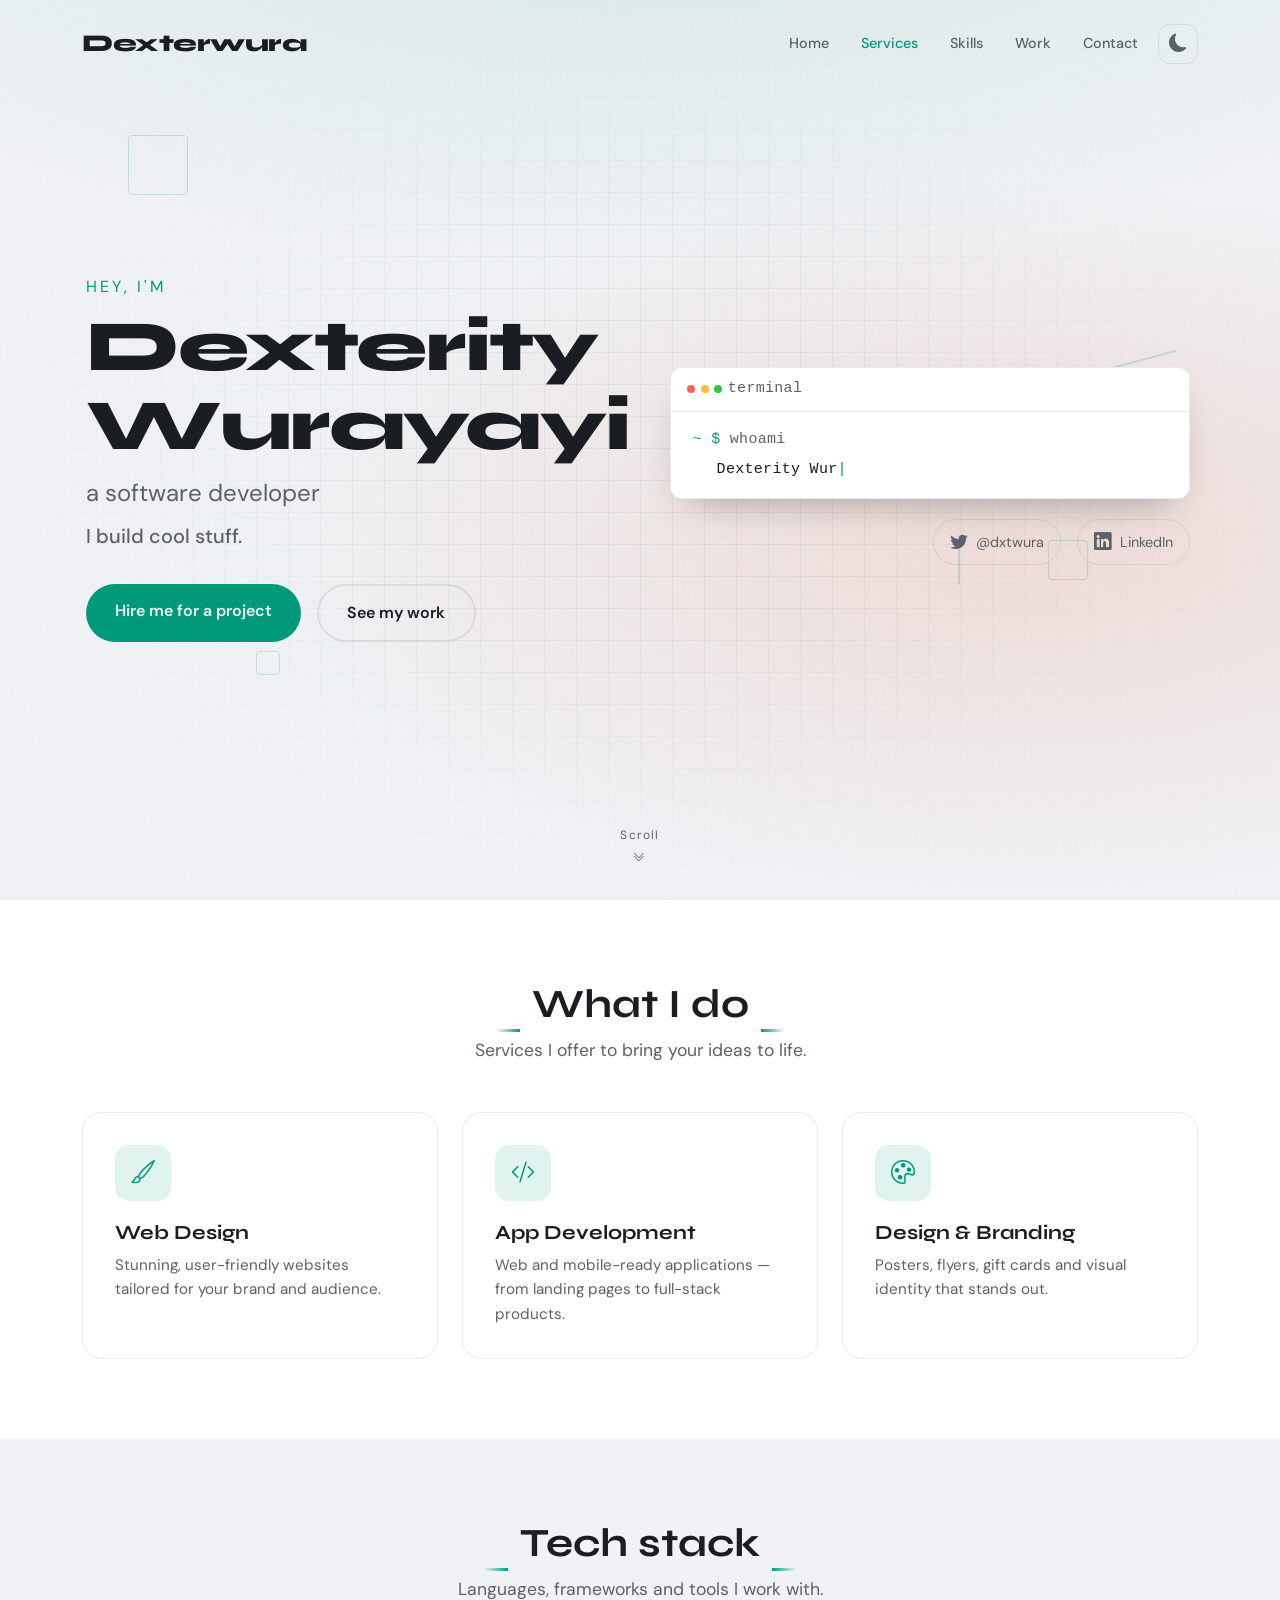
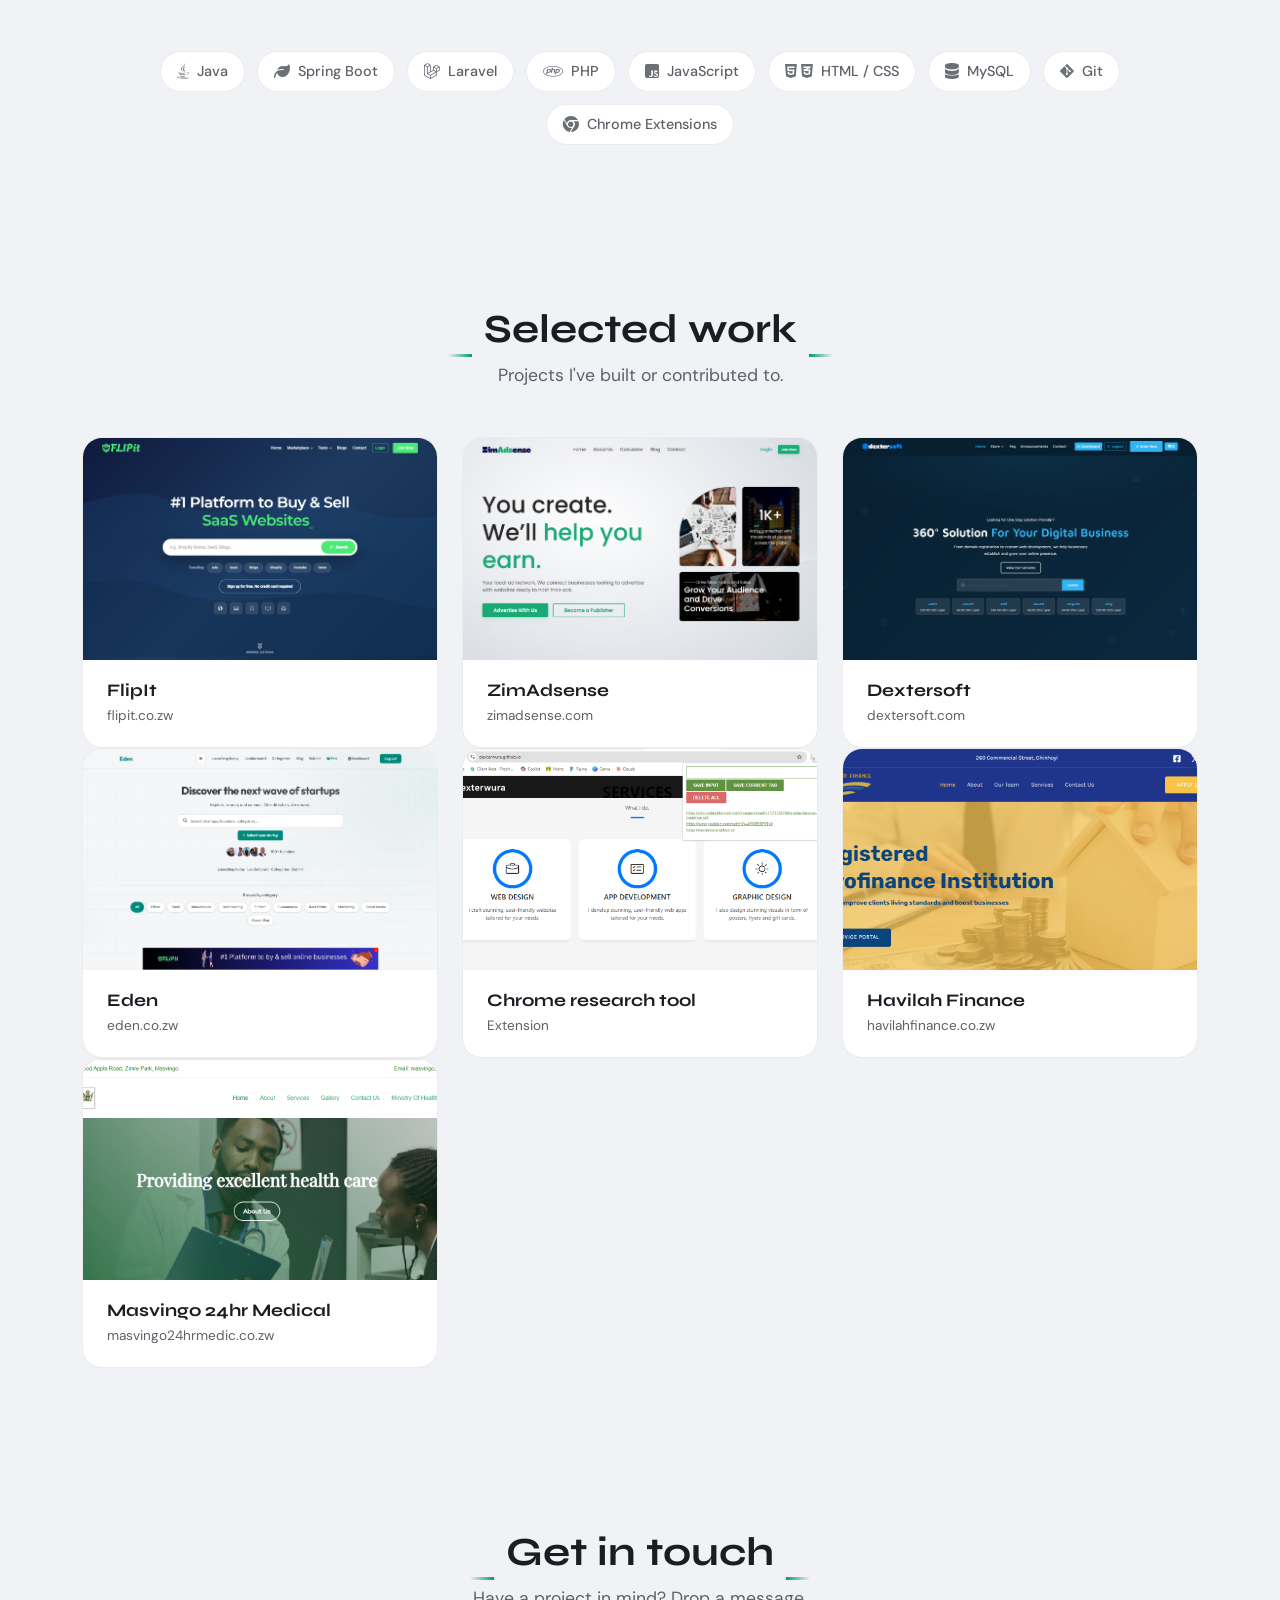
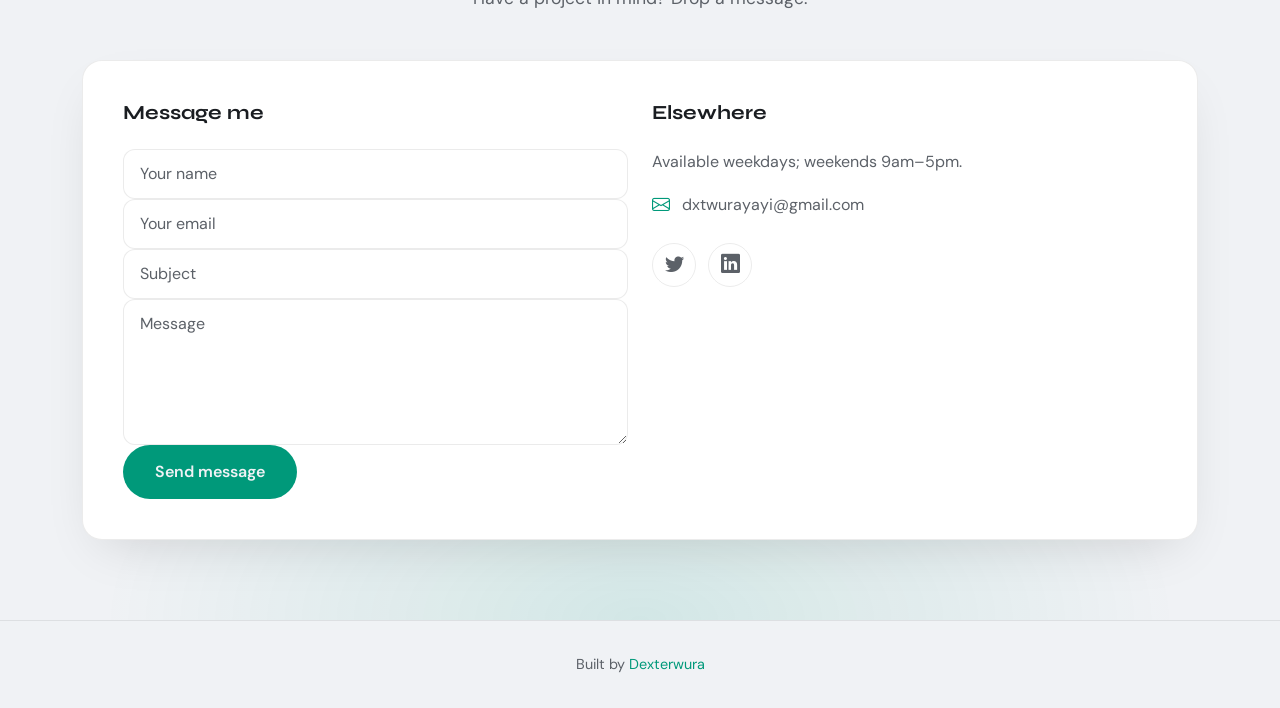
<file: index.html>
<!DOCTYPE html>
<html lang="en">

<head>
  <meta charset="utf-8">
  <meta name="viewport" content="width=device-width, initial-scale=1.0">
  <title>Dexterity Wurayayi | Full-Stack Developer</title>
  <meta name="description" content="Dexterity Wurayayi — Full-stack developer. Java, Spring Boot, Laravel. Building flipit.co.zw, zimadsense.com, dextersoft.com & more.">
  <meta name="keywords" content="Dexterity Wurayayi, Dexterwura, full-stack developer, Zimbabwe, Java, Spring Boot, Laravel">

  <link rel="icon" href="assets/img/dexter picture.jpg" type="image/jpeg">
  <link rel="apple-touch-icon" href="assets/img/dexter picture.jpg">

  <link rel="preconnect" href="https://fonts.googleapis.com">
  <link rel="preconnect" href="https://fonts.gstatic.com" crossorigin>
  <link href="https://fonts.googleapis.com/css2?family=Syne:wght@400;600;700;800&family=DM+Sans:ital,opsz,wght@0,9..40,400;0,9..40,500;0,9..40,600;0,9..40,700;1,9..40,400&display=swap" rel="stylesheet">

  <link href="assets/vendor/bootstrap/css/bootstrap.css" rel="stylesheet">
  <link href="assets/vendor/bootstrap-icons/bootstrap-icons.css" rel="stylesheet">
  <link href="assets/vendor/glightbox/css/glightbox.css" rel="stylesheet">
  <link rel="stylesheet" href="https://cdnjs.cloudflare.com/ajax/libs/font-awesome/6.5.1/css/all.min.css" crossorigin="anonymous" referrerpolicy="no-referrer">
  <link href="assets/css/style.css" rel="stylesheet">
  <script>
    (function() {
      var k = "dexterwura-theme";
      var stored = localStorage.getItem(k);
      var pref = typeof window !== "undefined" && window.matchMedia && window.matchMedia("(prefers-color-scheme: light)").matches ? "light" : "dark";
      document.documentElement.setAttribute("data-theme", stored || pref);
    })();
  </script>
</head>

<body>

  <header id="header" class="site-header">
    <div class="container d-flex align-items-center justify-content-between">
      <a href="index.html" class="logo">Dexterwura</a>
      <nav id="navbar" class="navbar">
        <ul>
          <li><a class="nav-link scrollto active" href="#hero">Home</a></li>
          <li><a class="nav-link scrollto" href="#services">Services</a></li>
          <li><a class="nav-link scrollto" href="#skills">Skills</a></li>
          <li><a class="nav-link scrollto" href="#work">Work</a></li>
          <li><a class="nav-link scrollto" href="#contact">Contact</a></li>
        </ul>
        <button type="button" class="theme-toggle" aria-label="Switch to light mode" title="Switch to light mode">
          <i class="bi bi-sun-fill theme-icon theme-icon-light" aria-hidden="true"></i>
          <i class="bi bi-moon-fill theme-icon theme-icon-dark" aria-hidden="true"></i>
        </button>
        <button type="button" class="mobile-nav-toggle" aria-label="Toggle menu"><i class="bi bi-list"></i></button>
      </nav>
    </div>
  </header>

  <section id="hero" class="hero">
    <div class="hero-bg"></div>
    <div class="hero-grid" aria-hidden="true"></div>
    <div class="hero-shapes" aria-hidden="true">
      <span class="hero-shape hero-shape-1"></span>
      <span class="hero-shape hero-shape-2"></span>
      <span class="hero-shape hero-shape-3"></span>
      <span class="hero-shape hero-shape-4"></span>
      <span class="hero-shape hero-shape-5"></span>
    </div>
    <div class="hero-content">
      <div class="container hero-content-inner">
        <div class="hero-left">
          <p class="hero-greeting reveal">Hey, I'm</p>
          <h1 class="hero-title reveal">Dexterity Wurayayi</h1>
          <p class="hero-subtitle reveal">a software developer</p>
          <p class="hero-tagline reveal">I build cool stuff.</p>
          <p class="hero-cta reveal">
            <a class="btn-hero" href="https://wa.me/263787689820">Hire me for a project</a>
            <a class="btn-hero btn-hero-outline" href="https://github.com/DexterWura" target="_blank" rel="noopener">See my work</a>
          </p>
        </div>
        <div class="hero-right">
          <div class="hero-terminal reveal">
            <div class="hero-terminal-window">
              <div class="hero-terminal-bar"><span class="hero-terminal-dot"></span><span class="hero-terminal-dot"></span><span class="hero-terminal-dot"></span> terminal</div>
              <div class="hero-terminal-body">
                <div class="hero-terminal-line"><span class="hero-terminal-prompt">~ $ </span><span id="terminal-cmd">whoami</span></div>
                <div class="hero-terminal-line hero-terminal-output"><span id="terminal-typed"></span><span class="hero-terminal-cursor">|</span></div>
              </div>
            </div>
          </div>
          <div class="hero-socials reveal">
            <a href="https://twitter.com/dxtwura" target="_blank" rel="noopener" aria-label="Twitter @dxtwura"><i class="bi bi-twitter"></i><span>@dxtwura</span></a>
            <a href="https://www.linkedin.com/in/dexterity-wurayayi-967a64230/" target="_blank" rel="noopener" aria-label="LinkedIn"><i class="bi bi-linkedin"></i><span>LinkedIn</span></a>
          </div>
        </div>
      </div>
    </div>
    <a href="#services" class="hero-scroll scrollto" aria-label="Scroll to content">
      <span>Scroll</span>
      <i class="bi bi-chevron-double-down"></i>
    </a>
  </section>

  <main id="main">
    <section id="services" class="section services">
      <div class="container">
        <div class="section-head reveal">
          <h2 class="section-title">What I do</h2>
          <p class="section-subtitle">Services I offer to bring your ideas to life.</p>
        </div>
        <div class="row g-4">
          <div class="col-md-4">
            <div class="service-card reveal">
              <div class="service-icon"><i class="bi bi-brush"></i></div>
              <h3>Web Design</h3>
              <p>Stunning, user-friendly websites tailored for your brand and audience.</p>
            </div>
          </div>
          <div class="col-md-4">
            <div class="service-card reveal">
              <div class="service-icon"><i class="bi bi-code-slash"></i></div>
              <h3>App Development</h3>
              <p>Web and mobile-ready applications — from landing pages to full-stack products.</p>
            </div>
          </div>
          <div class="col-md-4">
            <div class="service-card reveal">
              <div class="service-icon"><i class="bi bi-palette"></i></div>
              <h3>Design & Branding</h3>
              <p>Posters, flyers, gift cards and visual identity that stands out.</p>
            </div>
          </div>
        </div>
      </div>
    </section>

    <section id="skills" class="section skills">
      <div class="container">
        <div class="section-head reveal">
          <h2 class="section-title">Tech stack</h2>
          <p class="section-subtitle">Languages, frameworks and tools I work with.</p>
        </div>
        <div class="skills-grid reveal">
          <span class="skill-tag"><i class="fa-brands fa-java"></i> Java</span>
          <span class="skill-tag"><i class="fa-solid fa-leaf"></i> Spring Boot</span>
          <span class="skill-tag"><i class="fa-brands fa-laravel"></i> Laravel</span>
          <span class="skill-tag"><i class="fa-brands fa-php"></i> PHP</span>
          <span class="skill-tag"><i class="fa-brands fa-square-js"></i> JavaScript</span>
          <span class="skill-tag"><i class="fa-brands fa-html5"></i><i class="fa-brands fa-css3-alt"></i> HTML / CSS</span>
          <span class="skill-tag"><i class="fa-solid fa-database"></i> MySQL</span>
          <span class="skill-tag"><i class="fa-brands fa-git-alt"></i> Git</span>
          <span class="skill-tag"><i class="fa-brands fa-chrome"></i> Chrome Extensions</span>
        </div>
      </div>
    </section>

    <section id="work" class="section portfolio">
      <div class="container">
        <div class="section-head reveal">
          <h2 class="section-title">Selected work</h2>
          <p class="section-subtitle">Projects I've built or contributed to.</p>
        </div>
        <div class="row g-4">
          <div class="col-md-6 col-lg-4">
            <div class="work-card reveal">
              <a href="https://flipit.co.zw" target="_blank" rel="noopener" class="work-card-link">
                <div class="work-img">
                  <img src="assets/img/projects/flipit.co.zw/flipit home page.png" alt="FlipIt" onerror="this.parentElement.classList.add('work-img-placeholder'); this.parentElement.innerHTML='<span>FlipIt</span>';">
                </div>
                <div class="work-content">
                  <h3>FlipIt</h3>
                  <p class="work-meta">flipit.co.zw</p>
                </div>
              </a>
            </div>
          </div>
          <div class="col-md-6 col-lg-4">
            <div class="work-card reveal">
              <a href="https://zimadsense.com" target="_blank" rel="noopener" class="work-card-link">
                <div class="work-img">
                  <img src="assets/img/projects/zimadsense.com/zimadsense home page.png" alt="ZimAdsense" onerror="this.parentElement.classList.add('work-img-placeholder'); this.parentElement.innerHTML='<span>ZimAdsense</span>';">
                </div>
                <div class="work-content">
                  <h3>ZimAdsense</h3>
                  <p class="work-meta">zimadsense.com</p>
                </div>
              </a>
            </div>
          </div>
          <div class="col-md-6 col-lg-4">
            <div class="work-card reveal">
              <a href="https://dextersoft.com" target="_blank" rel="noopener" class="work-card-link">
                <div class="work-img">
                  <img src="assets/img/projects/dextersoft.com/dextersoft-home page.png" alt="Dextersoft" onerror="this.parentElement.classList.add('work-img-placeholder'); this.parentElement.innerHTML='<span>Dextersoft</span>';">
                </div>
                <div class="work-content">
                  <h3>Dextersoft</h3>
                  <p class="work-meta">dextersoft.com</p>
                </div>
              </a>
            </div>
          </div>
          <div class="col-md-6 col-lg-4">
            <div class="work-card reveal">
              <a href="https://eden.co.zw" target="_blank" rel="noopener" class="work-card-link">
                <div class="work-img">
                  <img src="assets/img/projects/eden.co.zw/eden home page.png" alt="Eden" onerror="this.parentElement.classList.add('work-img-placeholder'); this.parentElement.innerHTML='<span>Eden</span>';">
                </div>
                <div class="work-content">
                  <h3>Eden</h3>
                  <p class="work-meta">eden.co.zw</p>
                </div>
              </a>
            </div>
          </div>
          <div class="col-md-6 col-lg-4">
            <div class="work-card reveal">
              <a href="chrome.html" class="work-card-link">
                <div class="work-img">
                  <img src="assets/img/chrome extension latest.png" alt="Chrome research tool" onerror="this.parentElement.classList.add('work-img-placeholder'); this.parentElement.innerHTML='<span>Chrome</span>';">
                </div>
                <div class="work-content">
                  <h3>Chrome research tool</h3>
                  <p class="work-meta">Extension</p>
                </div>
              </a>
            </div>
          </div>
          <div class="col-md-6 col-lg-4">
            <div class="work-card reveal">
              <a href="https://havilahfinance.co.zw" target="_blank" rel="noopener" class="work-card-link">
                <div class="work-img">
                  <img src="assets/img/havilahfinance.png" alt="Havilah Finance" onerror="this.parentElement.classList.add('work-img-placeholder'); this.parentElement.innerHTML='<span>Havilah</span>';">
                </div>
                <div class="work-content">
                  <h3>Havilah Finance</h3>
                  <p class="work-meta">havilahfinance.co.zw</p>
                </div>
              </a>
            </div>
          </div>
          <div class="col-md-6 col-lg-4">
            <div class="work-card reveal">
              <a href="https://masvingo24hrmedic.co.zw" target="_blank" rel="noopener" class="work-card-link">
                <div class="work-img">
                  <img src="assets/img/masvingo24hrweb.png" alt="Masvingo 24hr Medical" onerror="this.parentElement.classList.add('work-img-placeholder'); this.parentElement.innerHTML='<span>24hr</span>';">
                </div>
                <div class="work-content">
                  <h3>Masvingo 24hr Medical</h3>
                  <p class="work-meta">masvingo24hrmedic.co.zw</p>
                </div>
              </a>
            </div>
          </div>
        </div>
      </div>
    </section>

    <section id="contact" class="section contact">
      <div class="contact-bg"></div>
      <div class="container position-relative">
        <div class="section-head reveal">
          <h2 class="section-title">Get in touch</h2>
          <p class="section-subtitle">Have a project in mind? Drop a message.</p>
        </div>
        <div class="contact-box reveal">
          <div class="row">
            <div class="col-lg-6">
              <h3 class="contact-title">Message me</h3>
              <form id="contact-form" method="post" role="form" class="contact-form">
                <div class="row g-3">
                  <div class="col-12">
                    <input type="text" name="name" class="form-control" placeholder="Your name" required>
                  </div>
                  <div class="col-12">
                    <input type="email" name="email" class="form-control" placeholder="Your email" required>
                  </div>
                  <div class="col-12">
                    <input type="text" name="subject" class="form-control" placeholder="Subject" required>
                  </div>
                  <div class="col-12">
                    <textarea name="message" class="form-control" rows="5" placeholder="Message" required></textarea>
                  </div>
                  <div class="col-12 form-status">
                    <div class="loading" style="display: none;">Sending…</div>
                    <div class="error-message" style="display: none;"></div>
                    <div class="sent-message" style="display: none;">Message sent. I'll get back to you soon!</div>
                  </div>
                  <div class="col-12">
                    <button type="submit" class="btn-submit">Send message</button>
                  </div>
                </div>
              </form>
            </div>
            <div class="col-lg-6">
              <h3 class="contact-title">Elsewhere</h3>
              <p class="contact-availability">Available weekdays; weekends 9am–5pm.</p>
              <ul class="contact-list">
                <li><i class="bi bi-envelope"></i> dxtwurayayi@gmail.com</li>
              </ul>
              <div class="social-links">
                <a href="https://twitter.com/dxtwura" target="_blank" rel="noopener" aria-label="Twitter @dxtwura"><i class="bi bi-twitter"></i></a>
                <a href="https://www.linkedin.com/in/dexterity-wurayayi-967a64230/" target="_blank" rel="noopener" aria-label="LinkedIn"><i class="bi bi-linkedin"></i></a>
              </div>
            </div>
          </div>
        </div>
      </div>
    </section>
  </main>

  <footer class="site-footer">
    <div class="container">
      <p class="footer-credits">Built by <a href="https://dexterwura.github.io">Dexterwura</a></p>
    </div>
  </footer>

  <div id="preloader" class="preloader">
    <div class="preloader-inner">
      <span class="preloader-spinner"></span>
      <span class="preloader-text">Loading<span class="preloader-dots">...</span></span>
    </div>
  </div>
  <a href="#" class="back-to-top" aria-label="Back to top"><i class="bi bi-arrow-up"></i></a>

  <script>
    document.getElementById('contact-form').addEventListener('submit', function(e) {
      e.preventDefault();
      var form = this;
      var loading = form.querySelector('.loading');
      var sent = form.querySelector('.sent-message');
      var err = form.querySelector('.error-message');
      loading.style.display = 'block';
      sent.style.display = 'none';
      err.style.display = 'none';
      fetch('https://formspree.io/f/xjkblarb', {
        method: 'POST',
        headers: { 'Accept': 'application/json' },
        body: new FormData(form)
      }).then(function(r) {
        loading.style.display = 'none';
        if (r.ok) {
          sent.style.display = 'block';
          form.reset();
        } else {
          return r.json().then(function(d) {
            err.innerHTML = (d.errors && d.errors.length) ? d.errors.map(function(e) { return e.message; }).join(', ') : 'Something went wrong. Try again.';
            err.style.display = 'block';
          });
        }
      }).catch(function() {
        loading.style.display = 'none';
        err.innerHTML = 'Something went wrong. Try again.';
        err.style.display = 'block';
      });
    });
  </script>

  <script src="assets/vendor/bootstrap/js/bootstrap.bundle.js"></script>
  <script src="assets/vendor/glightbox/js/glightbox.js"></script>
  <script src="assets/vendor/typed.js/typed.js"></script>
  <script src="assets/js/main.js"></script>

</body>

</html>
</file>
<file: assets/css/style.css>
/* Dexterwura Portfolio — Custom revamp */

:root,
html[data-theme="dark"] {
  --bg: #0a0b0d;
  --bg-elevated: #12141a;
  --bg-card: #16181f;
  --text: #e8e9ec;
  --text-muted: #8b8f99;
  --accent: #00d4aa;
  --accent-dim: rgba(0, 212, 170, 0.15);
  --accent-warm: #ff6b35;
  --accent-warm-dim: rgba(255, 107, 53, 0.2);
  --border: rgba(255, 255, 255, 0.06);
  --font-head: 'Syne', sans-serif;
  --font-body: 'DM Sans', sans-serif;
  --radius: 12px;
  --radius-lg: 20px;
  --transition: 0.35s cubic-bezier(0.4, 0, 0.2, 1);
  --shadow: 0 20px 50px -20px rgba(0, 0, 0, 0.5);
}

html[data-theme="light"] {
  --bg: #f0f2f5;
  --bg-elevated: #ffffff;
  --bg-card: #ffffff;
  --text: #1a1d21;
  --text-muted: #5c6168;
  --accent: #00997a;
  --accent-dim: rgba(0, 153, 122, 0.12);
  --accent-warm: #e55a2b;
  --accent-warm-dim: rgba(229, 90, 43, 0.15);
  --border: rgba(0, 0, 0, 0.08);
  --shadow: 0 20px 50px -20px rgba(0, 0, 0, 0.15);
}

html[data-theme="light"] body::before {
  background-image:
    linear-gradient(rgba(0, 153, 122, 0.06) 1px, transparent 1px),
    linear-gradient(90deg, rgba(0, 153, 122, 0.06) 1px, transparent 1px);
}

html[data-theme="light"] .hero-grid {
  background-image:
    linear-gradient(rgba(0, 153, 122, 0.08) 1px, transparent 1px),
    linear-gradient(90deg, rgba(0, 153, 122, 0.08) 1px, transparent 1px);
}

html[data-theme="light"] .hero-shape {
  border-color: rgba(0, 153, 122, 0.2);
}

html[data-theme="light"] .preloader {
  background: var(--bg);
}

html[data-theme="light"] .site-header.scrolled {
  background: rgba(240, 242, 245, 0.95);
}

* {
  box-sizing: border-box;
}

html {
  scroll-behavior: smooth;
}

body {
  font-family: var(--font-body);
  background: var(--bg);
  color: var(--text);
  line-height: 1.6;
  overflow-x: hidden;
  position: relative;
}

body::before {
  content: "";
  position: fixed;
  inset: 0;
  background-image:
    linear-gradient(rgba(0, 212, 170, 0.03) 1px, transparent 1px),
    linear-gradient(90deg, rgba(0, 212, 170, 0.03) 1px, transparent 1px);
  background-size: 48px 48px;
  pointer-events: none;
  z-index: 0;
}

body::after {
  content: "";
  position: fixed;
  inset: 0;
  background: url("data:image/svg+xml,%3Csvg viewBox='0 0 256 256' xmlns='http://www.w3.org/2000/svg'%3E%3Cfilter id='noise'%3E%3CfeTurbulence type='fractalNoise' baseFrequency='0.9' numOctaves='4' stitchTiles='stitch'/%3E%3C/filter%3E%3Crect width='100%25' height='100%25' filter='url(%23noise)' opacity='0.03'/%3E%3C/svg%3E");
  pointer-events: none;
  z-index: 0;
}

#main {
  position: relative;
  z-index: 1;
}

h1, h2, h3, h4, h5, h6 {
  font-family: var(--font-head);
  font-weight: 700;
}

a {
  color: inherit;
  text-decoration: none;
  transition: color var(--transition), transform var(--transition), box-shadow var(--transition);
}

/* ---- Preloader (terminal / dev vibe) ---- */
.preloader {
  position: fixed;
  inset: 0;
  z-index: 9999;
  background: var(--bg);
  display: flex;
  align-items: center;
  justify-content: center;
}

.preloader-inner {
  display: flex;
  align-items: center;
  gap: 0.5rem;
  font-family: var(--font-body);
  font-size: 0.9rem;
  color: var(--text-muted);
  letter-spacing: 0.05em;
}

.preloader-spinner {
  width: 20px;
  height: 20px;
  border: 2px solid var(--border);
  border-top-color: var(--accent);
  border-radius: 50%;
  animation: preloader-spin 0.7s linear infinite;
}

.preloader-text {
  color: var(--accent);
}

.preloader-dots {
  display: inline-block;
  animation: preloader-dots 0.8s ease-in-out infinite;
}

@keyframes preloader-dots {
  0%, 100% { opacity: 0.3; }
  50% { opacity: 1; }
}

@keyframes preloader-spin {
  to { transform: rotate(360deg); }
}

/* ---- Header ---- */
.site-header {
  position: fixed;
  top: 0;
  left: 0;
  right: 0;
  z-index: 998;
  padding: 1rem 0;
  transition: background var(--transition), padding var(--transition);
}

.site-header.scrolled {
  background: rgba(10, 11, 13, 0.9);
  backdrop-filter: blur(12px);
  padding: 0.6rem 0;
}

.site-header .logo {
  font-family: var(--font-head);
  font-weight: 800;
  font-size: 1.5rem;
  letter-spacing: -0.02em;
  color: var(--text);
}

.site-header .navbar ul {
  list-style: none;
  margin: 0;
  padding: 0;
  display: flex;
  align-items: center;
  gap: 0.5rem;
}

.site-header .navbar a {
  color: var(--text-muted);
  font-size: 0.9rem;
  font-weight: 500;
  padding: 0.5rem 0.75rem;
  border-radius: 8px;
}

.site-header .navbar a:hover,
.site-header .navbar a.active {
  color: var(--accent);
}

.theme-toggle {
  position: relative;
  display: flex;
  align-items: center;
  justify-content: center;
  width: 40px;
  height: 40px;
  padding: 0;
  margin-left: 0.5rem;
  background: transparent;
  border: 1px solid var(--border);
  border-radius: var(--radius);
  color: var(--text-muted);
  cursor: pointer;
  transition: color var(--transition), border-color var(--transition), background var(--transition);
}

.theme-toggle:hover {
  color: var(--accent);
  border-color: var(--accent-dim);
  background: var(--accent-dim);
}

.theme-toggle .theme-icon {
  font-size: 1.15rem;
  position: absolute;
}

.theme-toggle .theme-icon-light {
  opacity: 1;
}

.theme-toggle .theme-icon-dark {
  opacity: 0;
}

html[data-theme="light"] .theme-toggle .theme-icon-light {
  opacity: 0;
}

html[data-theme="light"] .theme-toggle .theme-icon-dark {
  opacity: 1;
}

.mobile-nav-toggle {
  display: none;
  background: none;
  border: none;
  color: var(--text);
  font-size: 1.5rem;
  cursor: pointer;
  padding: 0.25rem;
}

@media (max-width: 991px) {
  .mobile-nav-toggle { display: block; }
  .site-header .navbar ul {
    position: fixed;
    top: 0;
    right: 0;
    bottom: 0;
    width: 280px;
    background: var(--bg-elevated);
    flex-direction: column;
    align-items: stretch;
    padding: 4rem 1.5rem 1.5rem;
    transform: translateX(100%);
    transition: transform var(--transition);
    box-shadow: -10px 0 40px rgba(0,0,0,0.3);
  }
  .site-header .navbar ul.open {
    transform: translateX(0);
  }
  .site-header .navbar a {
    padding: 0.75rem 0;
    border-bottom: 1px solid var(--border);
  }
}

/* ---- Hero ---- */
.hero {
  min-height: 100vh;
  position: relative;
  display: flex;
  align-items: center;
  padding: 6rem 0 4rem;
}

.hero-bg {
  position: absolute;
  inset: 0;
  background:
    radial-gradient(ellipse 80% 50% at 50% -20%, var(--accent-dim), transparent),
    radial-gradient(ellipse 60% 40% at 80% 60%, var(--accent-warm-dim), transparent),
    var(--bg);
  pointer-events: none;
}

.hero-grid {
  position: absolute;
  inset: 0;
  background-image:
    linear-gradient(rgba(0, 212, 170, 0.06) 1px, transparent 1px),
    linear-gradient(90deg, rgba(0, 212, 170, 0.06) 1px, transparent 1px);
  background-size: 32px 32px;
  pointer-events: none;
  mask-image: radial-gradient(ellipse 70% 70% at 50% 50%, black 20%, transparent 70%);
  -webkit-mask-image: radial-gradient(ellipse 70% 70% at 50% 50%, black 20%, transparent 70%);
}

.hero-shapes {
  position: absolute;
  inset: 0;
  pointer-events: none;
  overflow: hidden;
}

.hero-shape {
  position: absolute;
  border: 1px solid rgba(0, 212, 170, 0.12);
  border-radius: 4px;
  animation: hero-float 20s ease-in-out infinite;
}

.hero-shape-1 { width: 60px; height: 60px; top: 15%; left: 10%; animation-delay: 0s; animation-duration: 18s; }
.hero-shape-2 { width: 40px; height: 40px; top: 60%; right: 15%; animation-delay: -4s; animation-duration: 22s; }
.hero-shape-3 { width: 24px; height: 24px; bottom: 25%; left: 20%; animation-delay: -8s; animation-duration: 16s; }
.hero-shape-4 { width: 80px; height: 2px; top: 40%; right: 8%; animation-delay: -2s; transform: rotate(-15deg); }
.hero-shape-5 { width: 2px; height: 50px; bottom: 35%; right: 25%; animation-delay: -6s; animation-duration: 19s; }

@keyframes hero-float {
  0%, 100% { transform: translate(0, 0) rotate(0deg); opacity: 0.6; }
  25% { transform: translate(8px, -12px) rotate(2deg); opacity: 1; }
  50% { transform: translate(-5px, 8px) rotate(-1deg); opacity: 0.8; }
  75% { transform: translate(-10px, -5px) rotate(1deg); opacity: 0.9; }
}

.hero-content {
  position: relative;
  z-index: 1;
}

.hero-content-inner {
  display: block;
}

@media (min-width: 992px) {
  .hero .hero-content-inner {
    max-width: none;
    width: 100%;
    padding-left: max(1.5rem, calc((100vw - 1140px) / 2 + 1rem));
    padding-right: max(1.5rem, calc((100vw - 1140px) / 2 + 1rem));
  }

  .hero-content-inner {
    display: flex;
    align-items: center;
    justify-content: space-between;
    gap: 2rem;
  }

  .hero-left {
    flex: 0 0 auto;
    max-width: 520px;
  }

  .hero-right {
    flex: 1 1 auto;
    min-width: 0;
    display: flex;
    flex-direction: column;
    align-items: flex-end;
    justify-content: center;
    padding-left: 2rem;
  }
}

.hero-greeting {
  font-size: 1rem;
  text-transform: uppercase;
  letter-spacing: 0.2em;
  color: var(--accent);
  margin-bottom: 0.5rem;
}

.hero-title {
  font-size: clamp(2.5rem, 8vw, 4.5rem);
  font-weight: 800;
  letter-spacing: -0.03em;
  line-height: 1.1;
  margin-bottom: 0.5rem;
}

.hero-subtitle {
  font-size: clamp(1.1rem, 3vw, 1.5rem);
  color: var(--text-muted);
  margin-bottom: 0.5rem;
}

.hero-tagline {
  font-size: clamp(1rem, 2.5vw, 1.25rem);
  color: var(--text-muted);
  margin-bottom: 2rem;
  font-weight: 500;
}

@keyframes cursor-blink {
  0%, 50% { opacity: 1; }
  51%, 100% { opacity: 0; }
}

.hero-cta {
  display: flex;
  flex-wrap: wrap;
  gap: 1rem;
}

.btn-hero {
  display: inline-block;
  padding: 0.9rem 1.8rem;
  font-family: var(--font-body);
  font-weight: 600;
  font-size: 1rem;
  border-radius: 100px;
  transition: transform var(--transition), box-shadow var(--transition);
}

.btn-hero:first-child {
  background: var(--accent);
  color: var(--bg);
}

.btn-hero:first-child:hover {
  transform: translateY(-2px);
  box-shadow: 0 12px 30px -10px var(--accent-dim);
}

.btn-hero-outline {
  background: transparent;
  color: var(--text);
  border: 2px solid var(--border);
}

.btn-hero-outline:hover {
  border-color: var(--accent);
  color: var(--accent);
}

.hero-scroll {
  position: absolute;
  bottom: 2rem;
  left: 50%;
  transform: translateX(-50%);
  display: flex;
  flex-direction: column;
  align-items: center;
  gap: 0.25rem;
  color: var(--text-muted);
  font-size: 0.75rem;
  letter-spacing: 0.1em;
  animation: bounce 2s ease-in-out infinite;
  transition: color var(--transition);
}

.hero-scroll:hover {
  color: var(--accent);
}

.hero-terminal {
  margin-top: 1.5rem;
  max-width: 520px;
  margin-left: auto;
  margin-right: auto;
}

@media (min-width: 992px) {
  .hero-terminal {
    margin-top: 0;
    margin-left: 0;
    margin-right: 0;
    min-width: 460px;
    max-width: 620px;
    width: 100%;
  }
}

@media (min-width: 1200px) {
  .hero-terminal {
    min-width: 520px;
    max-width: 720px;
  }
}

.hero-terminal-window {
  font-family: ui-monospace, "Cascadia Code", "SF Mono", Monaco, Consolas, monospace;
  font-size: 0.9375rem;
  color: var(--text-muted);
  letter-spacing: 0.02em;
  background: var(--bg-card);
  border: 1px solid var(--border);
  border-radius: var(--radius);
  overflow: hidden;
  box-shadow: 0 16px 40px -20px rgba(0, 0, 0, 0.4);
}

.hero-terminal-bar {
  padding: 0.6rem 1rem;
  background: var(--bg-elevated);
  border-bottom: 1px solid var(--border);
  color: var(--text-muted);
  display: flex;
  align-items: center;
  gap: 0.35rem;
}

.hero-terminal-dot {
  width: 8px;
  height: 8px;
  border-radius: 50%;
  background: var(--border);
}

.hero-terminal-dot:first-of-type { background: #ff5f57; }
.hero-terminal-dot:nth-of-type(2) { background: #febc2e; }
.hero-terminal-dot:nth-of-type(3) { background: #28c840; }

.hero-terminal-body {
  padding: 1rem 1.35rem;
}

.hero-terminal-line {
  margin-bottom: 0.4rem;
}

.hero-terminal-line:last-child {
  margin-bottom: 0;
}

.hero-terminal-prompt {
  color: var(--accent);
}

.hero-terminal-output {
  padding-left: 1.5rem;
  color: var(--text);
}

.hero-terminal-cursor {
  animation: terminal-blink 1s step-end infinite;
  color: var(--accent);
}

@keyframes terminal-blink {
  0%, 50% { opacity: 1; }
  51%, 100% { opacity: 0; }
}

.hero-socials {
  margin-top: 1.25rem;
  display: flex;
  flex-wrap: wrap;
  justify-content: center;
  gap: 1rem;
}

@media (min-width: 992px) {
  .hero-right .hero-socials {
    justify-content: flex-end;
  }
}

.hero-socials a {
  display: inline-flex;
  align-items: center;
  gap: 0.5rem;
  padding: 0.5rem 1rem;
  border-radius: 100px;
  border: 1px solid var(--border);
  color: var(--text-muted);
  font-size: 0.9rem;
  transition: border-color var(--transition), color var(--transition), background var(--transition);
}

.hero-socials a:hover {
  border-color: var(--accent);
  color: var(--accent);
  background: var(--accent-dim);
}

.hero-socials a i {
  font-size: 1.1rem;
}

@keyframes bounce {
  0%, 100% { transform: translateX(-50%) translateY(0); }
  50% { transform: translateX(-50%) translateY(6px); }
}

/* ---- Sections ---- */
.section {
  padding: 5rem 0;
}

.section-head {
  text-align: center;
  margin-bottom: 3rem;
}

.section-title {
  font-size: clamp(1.75rem, 4vw, 2.5rem);
  margin-bottom: 0.5rem;
  position: relative;
  display: inline-block;
}

.section-title::before,
.section-title::after {
  content: "";
  position: absolute;
  width: 0;
  height: 3px;
  bottom: -4px;
  background: linear-gradient(90deg, var(--accent), transparent);
  transition: width 0.6s var(--transition);
}

.section-title::before {
  right: 100%;
  margin-right: 12px;
  background: linear-gradient(90deg, transparent, var(--accent));
}

.section-title::after {
  left: 100%;
  margin-left: 12px;
}

.reveal.visible .section-title::before,
.reveal.visible .section-title::after {
  width: 24px;
}

.section-subtitle {
  color: var(--text-muted);
  font-size: 1.1rem;
}

/* Reveal animation: applied via JS when in view (progressive enhancement) */
html.js .reveal {
  opacity: 0;
  transform: translateY(24px);
  transition: opacity 0.7s var(--transition), transform 0.7s var(--transition);
}

.reveal {
  opacity: 1;
  transform: translateY(0);
}

.reveal.visible {
  opacity: 1;
  transform: translateY(0);
}

html.js .reveal.visible {
  opacity: 1;
  transform: translateY(0);
}

html.js .reveal.visible.delay-1 { transition-delay: 0.1s; }
html.js .reveal.visible.delay-2 { transition-delay: 0.2s; }
html.js .reveal.visible.delay-3 { transition-delay: 0.3s; }
html.js .reveal.visible.delay-4 { transition-delay: 0.4s; }

/* ---- Services ---- */
.services {
  background: var(--bg-elevated);
}

.service-card {
  background: var(--bg-card);
  border: 1px solid var(--border);
  border-radius: var(--radius-lg);
  padding: 2rem;
  height: 100%;
  transition: transform var(--transition), border-color var(--transition), box-shadow var(--transition);
  position: relative;
  overflow: hidden;
}

.service-card::before {
  content: "";
  position: absolute;
  inset: 0;
  border-radius: inherit;
  padding: 1px;
  background: linear-gradient(135deg, var(--accent), transparent 40%, transparent 60%, var(--accent));
  -webkit-mask: linear-gradient(#fff 0 0) content-box, linear-gradient(#fff 0 0);
  mask: linear-gradient(#fff 0 0) content-box, linear-gradient(#fff 0 0);
  -webkit-mask-composite: xor;
  mask-composite: exclude;
  opacity: 0;
  transition: opacity var(--transition);
}

.service-card:hover {
  transform: translateY(-6px);
  border-color: var(--accent-dim);
  box-shadow: 0 24px 48px -24px rgba(0, 212, 170, 0.25);
}

.service-card:hover::before {
  opacity: 1;
  animation: border-glow 2s linear infinite;
}

@keyframes border-glow {
  0%, 100% { opacity: 0.6; }
  50% { opacity: 1; }
}

.service-icon {
  width: 56px;
  height: 56px;
  border-radius: 14px;
  background: var(--accent-dim);
  color: var(--accent);
  display: flex;
  align-items: center;
  justify-content: center;
  font-size: 1.5rem;
  margin-bottom: 1.25rem;
  transition: background var(--transition), color var(--transition);
}

.service-card:hover .service-icon {
  background: var(--accent);
  color: var(--bg);
}

.service-card h3 {
  font-size: 1.25rem;
  margin-bottom: 0.5rem;
}

.service-card p {
  color: var(--text-muted);
  font-size: 0.95rem;
  margin: 0;
}

/* ---- Skills ---- */
.skills-grid {
  display: flex;
  flex-wrap: wrap;
  justify-content: center;
  gap: 0.75rem;
}

.skill-tag {
  display: inline-flex;
  align-items: center;
  gap: 0.5rem;
  padding: 0.5rem 1rem;
  background: var(--bg-card);
  border: 1px solid var(--border);
  border-radius: 100px;
  font-size: 0.9rem;
  font-weight: 500;
  color: var(--text-muted);
  transition: border-color var(--transition), color var(--transition), transform var(--transition), box-shadow var(--transition);
}

.skill-tag i {
  font-size: 1.1em;
  opacity: 0.9;
}

.skill-tag i + i {
  margin-left: -0.2rem;
}

.skill-tag:hover {
  border-color: var(--accent);
  color: var(--accent);
  transform: scale(1.06) translateY(-2px);
  box-shadow: 0 8px 20px -8px var(--accent-dim);
}

html.js .skill-tag {
  opacity: 0;
  transform: scale(0.9);
  transition: opacity 0.4s var(--transition), transform 0.4s var(--transition), border-color var(--transition), color var(--transition), box-shadow var(--transition);
}

html.js .skills-grid.visible .skill-tag {
  opacity: 1;
  transform: scale(1);
}

html.js .skills-grid.visible .skill-tag:nth-child(1) { transition-delay: 0.02s; }
html.js .skills-grid.visible .skill-tag:nth-child(2) { transition-delay: 0.04s; }
html.js .skills-grid.visible .skill-tag:nth-child(3) { transition-delay: 0.06s; }
html.js .skills-grid.visible .skill-tag:nth-child(4) { transition-delay: 0.08s; }
html.js .skills-grid.visible .skill-tag:nth-child(5) { transition-delay: 0.1s; }
html.js .skills-grid.visible .skill-tag:nth-child(6) { transition-delay: 0.12s; }
html.js .skills-grid.visible .skill-tag:nth-child(7) { transition-delay: 0.14s; }
html.js .skills-grid.visible .skill-tag:nth-child(8) { transition-delay: 0.16s; }
html.js .skills-grid.visible .skill-tag:nth-child(9) { transition-delay: 0.18s; }
html.js .skills-grid.visible .skill-tag:nth-child(10) { transition-delay: 0.2s; }
html.js .skills-grid.visible .skill-tag:nth-child(11) { transition-delay: 0.22s; }
html.js .skills-grid.visible .skill-tag:nth-child(12) { transition-delay: 0.24s; }
html.js .skills-grid.visible .skill-tag:nth-child(13) { transition-delay: 0.26s; }

/* ---- Portfolio ---- */
.work-card {
  height: 100%;
}

.work-card-link {
  display: block;
  background: var(--bg-card);
  border: 1px solid var(--border);
  border-radius: var(--radius-lg);
  overflow: hidden;
  transition: transform var(--transition), border-color var(--transition), box-shadow var(--transition);
  position: relative;
}

.work-card-link::before,
.work-card-link::after {
  content: "";
  position: absolute;
  width: 16px;
  height: 16px;
  border-color: var(--accent);
  border-style: solid;
  border-width: 0;
  opacity: 0;
  transition: opacity var(--transition), width var(--transition), height var(--transition);
  z-index: 2;
}

.work-card-link::before {
  top: 12px;
  left: 12px;
  border-top-width: 2px;
  border-left-width: 2px;
}

.work-card-link::after {
  bottom: 12px;
  right: 12px;
  border-bottom-width: 2px;
  border-right-width: 2px;
}

.work-card-link:hover {
  transform: translateY(-8px);
  border-color: var(--accent-dim);
  box-shadow: 0 24px 48px -24px rgba(0, 212, 170, 0.3);
}

.work-card-link:hover::before,
.work-card-link:hover::after {
  opacity: 1;
  width: 24px;
  height: 24px;
}

.work-img {
  position: relative;
  aspect-ratio: 16/10;
  overflow: hidden;
  background: var(--bg-elevated);
}

.work-img::after {
  content: "";
  position: absolute;
  inset: 0;
  background: linear-gradient(180deg, transparent 50%, rgba(10, 11, 13, 0.4) 100%);
  opacity: 0;
  transition: opacity var(--transition);
  pointer-events: none;
}

.work-card-link:hover .work-img::after {
  opacity: 1;
}

.work-img img {
  width: 100%;
  height: 100%;
  object-fit: cover;
  transition: transform 0.6s var(--transition);
}

.work-card-link:hover .work-img img {
  transform: scale(1.08);
}

.work-img-placeholder {
  display: flex;
  align-items: center;
  justify-content: center;
  font-family: var(--font-head);
  font-weight: 700;
  font-size: 1.25rem;
  color: rgba(255,255,255,0.9);
  letter-spacing: 0.02em;
}

.work-img-flipit   { background: linear-gradient(135deg, #00d4aa 0%, #00997a 100%); }
.work-img-zimadsense { background: linear-gradient(135deg, #ff6b35 0%, #c44d1a 100%); }
.work-img-dextersoft { background: linear-gradient(135deg, #6366f1 0%, #4f46e5 100%); }
.work-img-eden     { background: linear-gradient(135deg, #22c55e 0%, #15803d 100%); }

.work-content {
  padding: 1.25rem 1.5rem;
}

.work-content h3 {
  font-size: 1.1rem;
  margin-bottom: 0.25rem;
}

.work-meta {
  font-size: 0.85rem;
  color: var(--text-muted);
  margin: 0;
}

/* ---- Shop ---- */
.shop {
  background: var(--bg-elevated);
}

.shop-card {
  background: var(--bg-card);
  border: 1px solid var(--border);
  border-radius: var(--radius-lg);
  padding: 2rem;
  height: 100%;
  position: relative;
  transition: transform var(--transition), border-color var(--transition), box-shadow var(--transition);
  overflow: hidden;
}

.shop-card::before {
  content: "";
  position: absolute;
  top: 0;
  left: 0;
  right: 0;
  height: 2px;
  background: linear-gradient(90deg, transparent, var(--accent-warm), transparent);
  transform: scaleX(0);
  transform-origin: left;
  transition: transform 0.5s var(--transition);
}

.shop-card:hover {
  transform: translateY(-6px);
  border-color: var(--accent-warm-dim);
  box-shadow: 0 20px 50px -20px rgba(255, 107, 53, 0.25);
}

.shop-card:hover::before {
  transform: scaleX(1);
}

.shop-badge {
  position: absolute;
  top: 1rem;
  right: 1rem;
  font-size: 0.7rem;
  font-weight: 700;
  text-transform: uppercase;
  letter-spacing: 0.1em;
  color: var(--accent-warm);
}

.shop-card h3 {
  font-size: 1.2rem;
  margin-bottom: 0.5rem;
  padding-right: 4rem;
}

.shop-card p {
  color: var(--text-muted);
  font-size: 0.9rem;
  margin-bottom: 1.25rem;
  line-height: 1.5;
}

.shop-cta {
  display: inline-block;
  padding: 0.6rem 1.2rem;
  background: var(--accent-warm);
  color: #fff;
  font-weight: 600;
  font-size: 0.9rem;
  border-radius: 100px;
  transition: transform var(--transition), box-shadow var(--transition);
}

.shop-cta:hover {
  transform: scale(1.03);
  box-shadow: 0 8px 20px -6px var(--accent-warm-dim);
  color: #fff;
}

/* ---- Contact ---- */
.contact {
  position: relative;
  padding: 5rem 0;
}

.contact-bg {
  position: absolute;
  inset: 0;
  background: radial-gradient(ellipse 70% 60% at 50% 100%, var(--accent-dim), transparent 60%);
  pointer-events: none;
}

.contact-box {
  background: var(--bg-card);
  border: 1px solid var(--border);
  border-radius: var(--radius-lg);
  padding: 2.5rem;
  box-shadow: var(--shadow);
}

.contact-title {
  font-size: 1.25rem;
  margin-bottom: 1.5rem;
}

.contact-form .form-control {
  background: var(--bg-elevated);
  border: 1px solid var(--border);
  border-radius: var(--radius);
  color: var(--text);
  padding: 0.75rem 1rem;
  font-family: var(--font-body);
  transition: border-color var(--transition);
}

.contact-form .form-control::placeholder {
  color: var(--text-muted);
}

.contact-form .form-control:focus {
  outline: none;
  border-color: var(--accent);
  box-shadow: 0 0 0 3px var(--accent-dim);
}

.form-status .loading,
.form-status .error-message,
.form-status .sent-message {
  padding: 0.5rem 0;
  font-size: 0.9rem;
}

.form-status .error-message { color: #f87171; }
.form-status .sent-message { color: var(--accent); }

.btn-submit {
  padding: 0.9rem 2rem;
  background: var(--accent);
  color: var(--bg);
  border: none;
  border-radius: 100px;
  font-family: var(--font-body);
  font-weight: 600;
  font-size: 1rem;
  cursor: pointer;
  transition: transform var(--transition), box-shadow var(--transition);
}

.btn-submit:hover {
  transform: translateY(-2px);
  box-shadow: 0 12px 30px -10px var(--accent-dim);
}

.contact-availability {
  color: var(--text-muted);
  margin-bottom: 1rem;
}

.contact-list {
  list-style: none;
  padding: 0;
  margin: 0 0 1.5rem;
}

.contact-list li {
  display: flex;
  align-items: center;
  gap: 0.75rem;
  margin-bottom: 0.5rem;
  color: var(--text-muted);
}

.contact-list i {
  color: var(--accent);
  font-size: 1.1rem;
}

.social-links {
  display: flex;
  gap: 0.75rem;
}

.social-links a {
  width: 44px;
  height: 44px;
  border-radius: 50%;
  border: 1px solid var(--border);
  display: flex;
  align-items: center;
  justify-content: center;
  color: var(--text-muted);
  font-size: 1.2rem;
  transition: border-color var(--transition), color var(--transition), background var(--transition);
}

.social-links a:hover {
  border-color: var(--accent);
  color: var(--accent);
  background: var(--accent-dim);
}

/* ---- Footer ---- */
.site-footer {
  padding: 2rem 0;
  text-align: center;
  border-top: 1px solid var(--border);
}

.footer-credits {
  margin: 0;
  color: var(--text-muted);
  font-size: 0.9rem;
}

.footer-credits a {
  color: var(--accent);
}

.footer-credits a:hover {
  text-decoration: underline;
}

/* ---- Back to top ---- */
.back-to-top {
  position: fixed;
  right: 1.5rem;
  bottom: 1.5rem;
  width: 48px;
  height: 48px;
  border-radius: 50%;
  background: var(--accent);
  color: var(--bg);
  display: flex;
  align-items: center;
  justify-content: center;
  font-size: 1.25rem;
  z-index: 996;
  opacity: 0;
  visibility: hidden;
  transition: opacity var(--transition), visibility var(--transition), transform var(--transition);
}

.back-to-top.visible {
  opacity: 1;
  visibility: visible;
}

.back-to-top:hover {
  transform: translateY(-4px);
  color: var(--bg);
}

/* ---- Bootstrap overrides (minimal) ---- */
.container { max-width: 1140px; }
.g-3 { --bs-gutter-y: 0.75rem; --bs-gutter-x: 0.75rem; }
.g-4 { --bs-gutter-y: 1.5rem; --bs-gutter-x: 1.5rem; }
.row { --bs-gutter-x: 1.5rem; --bs-gutter-y: 0; }
</file>
